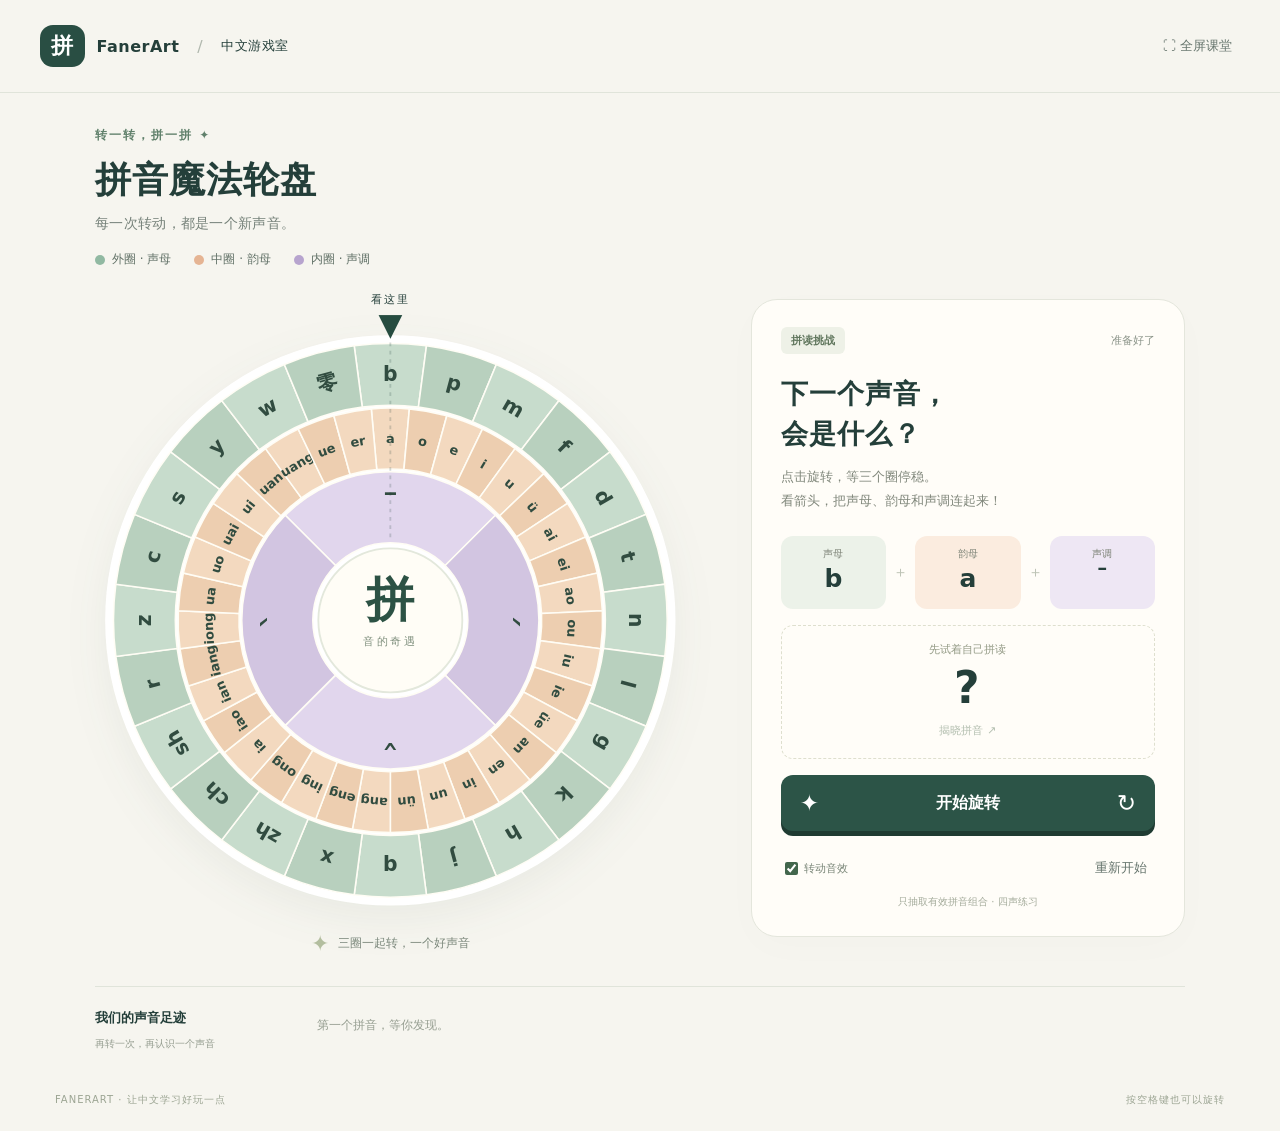
<file: index.html>
<!doctype html><html lang="zh-CN"><head><meta charset="utf-8"><meta name="viewport" content="width=device-width,initial-scale=1"><meta name="theme-color" content="#f6f5ef"><title>拼音魔法轮盘 · FanerArt</title><link rel="stylesheet" href="style.css"></head><body><header><a class="brand" href="./"><span class="brandmark">拼</span> FanerArt <span class="divider">/</span><span class="small">中文游戏室</span></a><button id="fullscreen" class="quiet">⛶ <span>全屏课堂</span></button></header><main><section class="intro"><div class="eyebrow">转一转，拼一拼 ✦</div><h1>拼音魔法轮盘<span>每一次转动，都是一个新声音。</span></h1><div class="legend"><span><i class="mint"></i>外圈 · 声母</span><span><i class="peach"></i>中圈 · 韵母</span><span><i class="purple"></i>内圈 · 声调</span></div></section><div class="game"><section class="wheelzone" aria-label="拼音三圈轮盘"><div class="pointer"><span>看这里</span><b>▼</b></div><svg id="wheel" viewBox="-320 -320 640 640" role="img" aria-label="外圈声母，中圈韵母，内圈四声，顶部箭头指示抽取结果"><circle r="309" fill="#fff"/><g id="outer"></g><g id="middle"></g><g id="inner"></g><path d="M0 -301V-86" stroke="#233f3a" stroke-opacity=".2" stroke-width="2" stroke-dasharray="4 5" pointer-events="none"/><circle r="78" fill="#fffdf6" stroke="#e3e8dc" stroke-width="2"/><text y="-5" text-anchor="middle" class="centertext">拼</text><text y="27" text-anchor="middle" class="centersmall">音的奇遇</text></svg><div class="wheelcaption"><span>✦</span> 三圈一起转，一个好声音</div></section><aside class="panel"><div class="panelhead"><span class="tag">拼读挑战</span><span id="round">准备好了</span></div><h2 id="prompt">下一个声音，<br>会是什么？</h2><p class="hint" id="hint">点击旋转，等三个圈停稳。<br>看箭头，把声母、韵母和声调连起来！</p><div class="selections"><div><span>声母</span><strong id="s0">b</strong></div><b>＋</b><div><span>韵母</span><strong id="s1">a</strong></div><b>＋</b><div><span>声调</span><strong id="s2">ˉ</strong></div></div><div class="answer" aria-live="polite"><span id="answerlabel">先试着自己拼读</span><strong id="answer">?</strong><button id="reveal" class="reveal" disabled>揭晓拼音 ↗</button></div><button id="spin" class="spin"><span>✦</span> 开始旋转 <span>↻</span></button><div class="tools"><label><input id="sound" type="checkbox" checked> 转动音效</label><button id="reset" class="quiet">重新开始</button></div><p class="micro">只抽取有效拼音组合 · 四声练习</p></aside></div><section class="history"><div><h3>我们的声音足迹</h3><span id="historycount">再转一次，再认识一个声音</span></div><div id="chips"><span class="empty">第一个拼音，等你发现。</span></div></section></main><footer>FANERART · 让中文学习好玩一点 <span>按空格键也可以旋转</span></footer><script src="data.js"></script><script src="app.js"></script></body></html>
</file>
<file: style.css>
:root{color-scheme:light;--ink:#243f3a;--muted:#76827a;--line:#e0e4da}*{box-sizing:border-box}body{margin:0;background:#f6f5ef;color:var(--ink);font-family:ui-rounded,"PingFang SC","Microsoft YaHei",system-ui,sans-serif}button,a,input{-webkit-tap-highlight-color:transparent}button{font:inherit;cursor:pointer}button:disabled{cursor:default;opacity:.5}button:focus-visible,a:focus-visible{outline:3px solid #d89652;outline-offset:5px}header{max-width:1320px;margin:auto;padding:25px 40px;display:flex;justify-content:space-between;align-items:center;border-bottom:1px solid var(--line)}.brand{display:flex;align-items:center;gap:12px;font-weight:750;letter-spacing:.5px;text-decoration:none;color:inherit}.brandmark{background:#294e43;color:#fff;border-radius:13px;padding:6px 11px;font-size:22px}.divider{font-weight:300;color:#b1b8ae;margin:0 6px}.small{font-size:13px;font-weight:450}.quiet{background:none;border:0;color:#66756d;font-size:13px;padding:8px}.intro{padding:34px 0 8px}.eyebrow{color:#60806b;font-size:12px;letter-spacing:2px;font-weight:650}main{max-width:1160px;margin:auto;padding:0 35px}h1{font-size:36px;letter-spacing:1px;margin:12px 0 18px}h1 span{display:block;color:var(--muted);font-size:14px;font-weight:400;letter-spacing:.3px;margin-top:10px}.legend{display:flex;gap:23px;font-size:12px;color:#607066}.legend span{display:flex;align-items:center;gap:7px}.legend i{height:10px;width:10px;border-radius:50%;display:inline-block}.mint{background:#91b9a2}.peach{background:#e5b493}.purple{background:#b7a4ce}.game{display:grid;grid-template-columns:1.36fr 1fr;align-items:center;gap:65px;margin-top:4px}.wheelzone{position:relative;padding:45px 0 0}#wheel{width:100%;display:block;filter:drop-shadow(0 14px 20px #294e4310);overflow:visible}.pointer{position:absolute;top:12px;left:50%;transform:translateX(-50%);display:flex;align-items:center;flex-direction:column;z-index:2}.pointer span{font-size:11px;letter-spacing:2px;margin-bottom:0}.pointer b{font-size:31px;line-height:34px;color:#264c40}.centertext{fill:#2c5244;font-size:52px;font-weight:700}.centersmall{font-size:12px;letter-spacing:3px;fill:#81917f}svg text{font-family:inherit;pointer-events:none}.wheelcaption{display:flex;justify-content:center;align-items:center;gap:8px;font-size:12px;color:#7d897d;margin-top:15px}.wheelcaption span{font-size:22px;color:#b4bfa0}.panel{background:#fffdf8;border:1px solid #e4e6dc;border-radius:26px;padding:27px 29px;box-shadow:0 10px 40px #294e4304}.panelhead{display:flex;align-items:center;justify-content:space-between;font-size:11px;color:#8b9489}.tag{background:#eef1e7;color:#60765d;padding:6px 10px;border-radius:6px;font-weight:600}h2{font-size:27px;line-height:1.5;margin:20px 0 10px;letter-spacing:1px}.hint{font-size:13px;line-height:1.9;color:#80877b;min-height:49px;margin:0 0 22px}.selections{display:flex;align-items:center;justify-content:space-between;gap:7px}.selections div{background:#ecf2e9;flex:1;display:flex;flex-direction:column;align-items:center;border-radius:12px;padding:11px 3px}.selections div:nth-of-type(2){background:#fbecdf}.selections div:nth-of-type(3){background:#eee7f4}.selections span{font-size:10px;color:#7e8478;margin-bottom:3px}.selections strong{font-size:25px;font-weight:650;min-height:34px}.selections>b{font-weight:400;color:#bdc3b5;font-size:15px}.answer{display:flex;align-items:center;justify-content:center;flex-direction:column;border:1px dashed #dedfce;border-radius:12px;margin:16px 0;padding:14px 0;min-height:134px}.answer>span{font-size:11px;color:#929984}.answer>strong{font-size:44px;line-height:1.4;font-weight:600;letter-spacing:2px}.reveal{background:transparent;border:0;color:#688168;font-size:11px;padding:4px 10px}.spin{width:100%;display:flex;align-items:center;justify-content:space-between;border:0;border-radius:12px;background:#2c5447;color:#fff;padding:15px 19px;font-size:16px;font-weight:600;box-shadow:0 5px 0 #1f3b32;transition:background .2s,transform .2s}.spin:hover:not(:disabled){background:#3c6758;transform:translateY(-1px)}.spin>span{font-size:23px;font-weight:400}.tools{margin-top:20px;display:flex;justify-content:space-between;align-items:center;font-size:11px;color:#7a8678}.tools input{accent-color:#42664c;vertical-align:middle}.micro{text-align:center;color:#a5ac9c;font-size:10px;margin:10px 0 0}.history{border-top:1px solid var(--line);margin:30px 0 0;padding:22px 0;display:flex;gap:32px;align-items:flex-start}.history h3{font-size:13px;margin:0 0 5px}.history>div:first-child{min-width:190px}.history span{font-size:10px;color:#969e91}#chips{display:flex;gap:9px;flex-wrap:wrap;padding:1px 0}.chip{padding:8px 14px;border-radius:24px;border:1px solid #dbe2d5;background:#fffdf7;color:#46634f;font-size:17px}#chips .empty{font-size:12px;padding-top:7px}footer{max-width:1240px;padding:20px 35px 24px;margin:auto;display:flex;justify-content:space-between;color:#9ca593;font-size:10px;letter-spacing:1px}@media(min-width:1400px){main{max-width:1240px}.game{gap:90px}}@media(max-width:820px){header{padding:18px 22px}main{padding:0 22px}.game{gap:25px}.panel{padding:20px}h1{font-size:30px}h2{font-size:22px}}@media(max-width:650px){header .small,header .divider{display:none}.intro{padding-top:25px}h1{font-size:29px}.game{grid-template-columns:1fr;gap:25px}.wheelzone{max-width:520px;width:100%;margin:auto}.panel{padding:23px}.hint{min-height:0}.panel h2{margin:12px 0 8px}.panel h2 br{display:none}.answer{min-height:120px}.history{display:block}.history>div:first-child{margin-bottom:12px}.legend{gap:16px;font-size:11px}footer{padding:20px 22px}footer span{display:none}}@media(prefers-reduced-motion:reduce){*{scroll-behavior:auto}}
</file>
